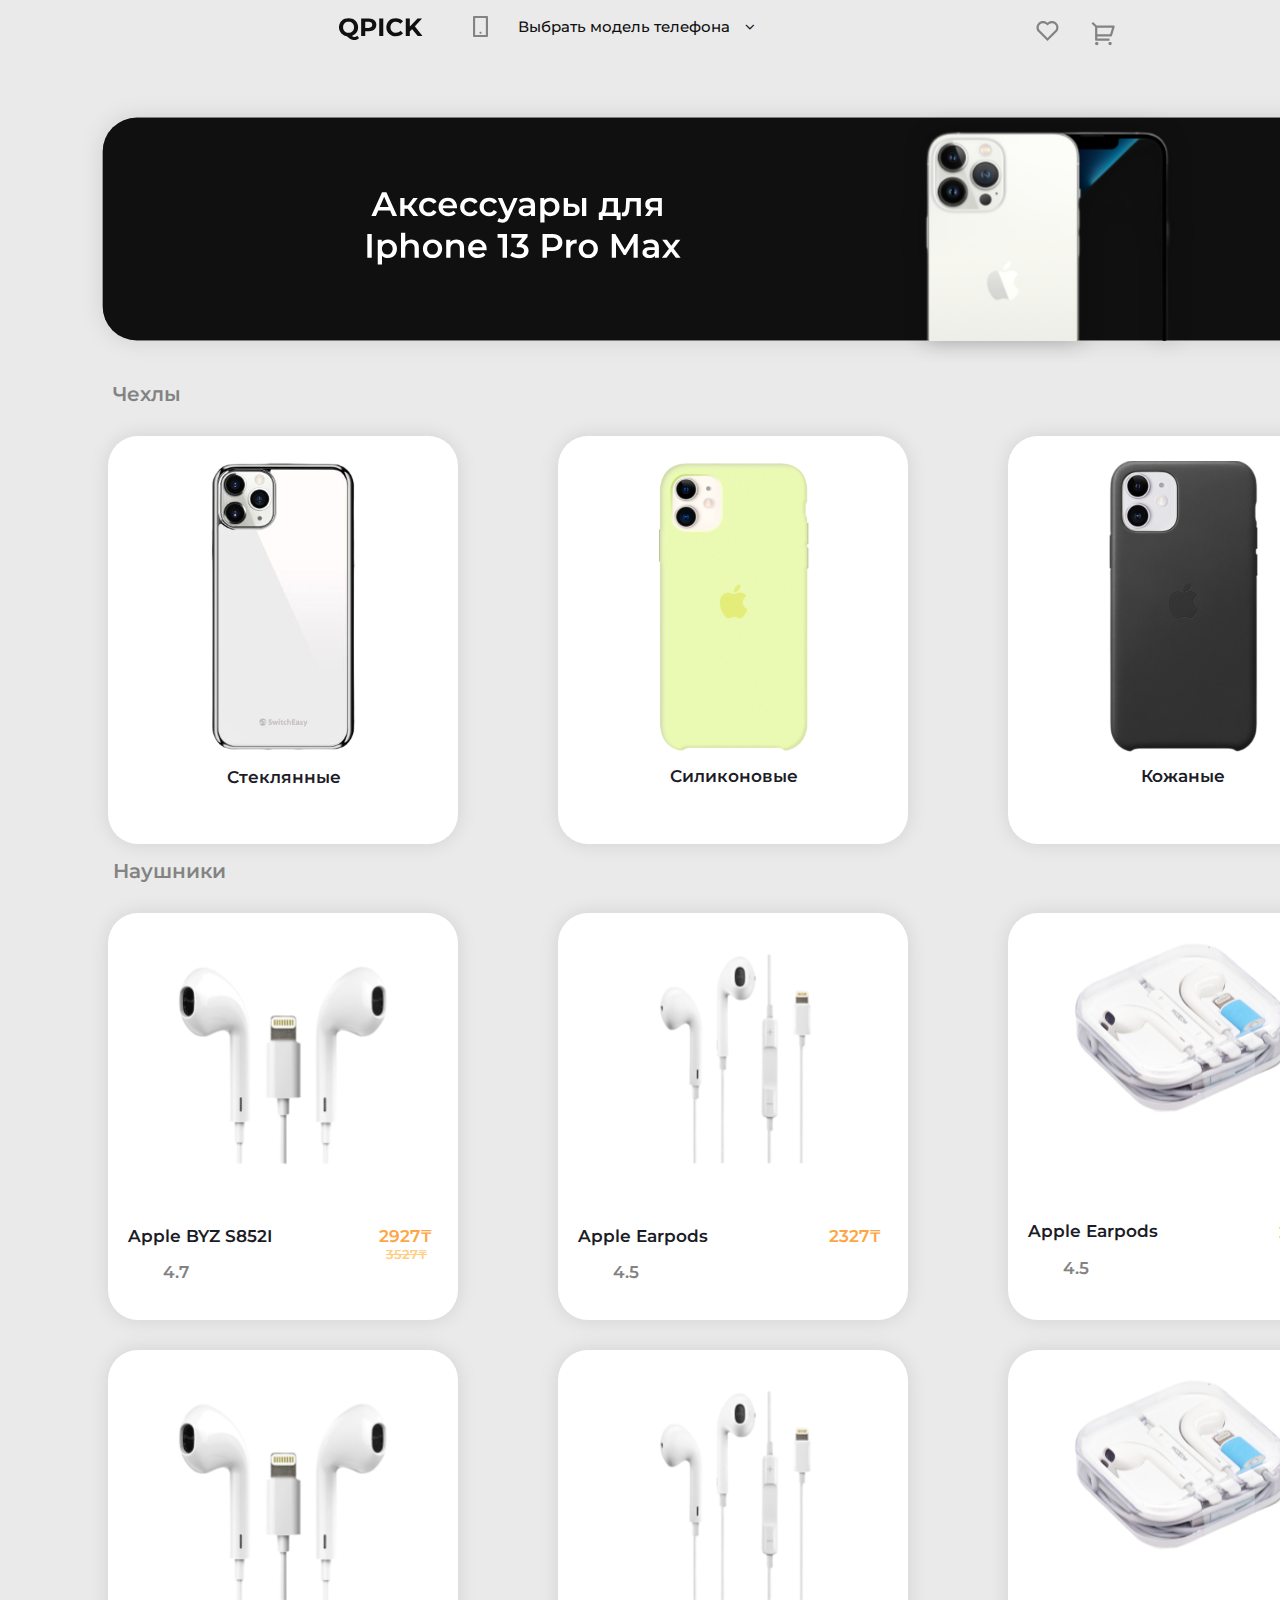
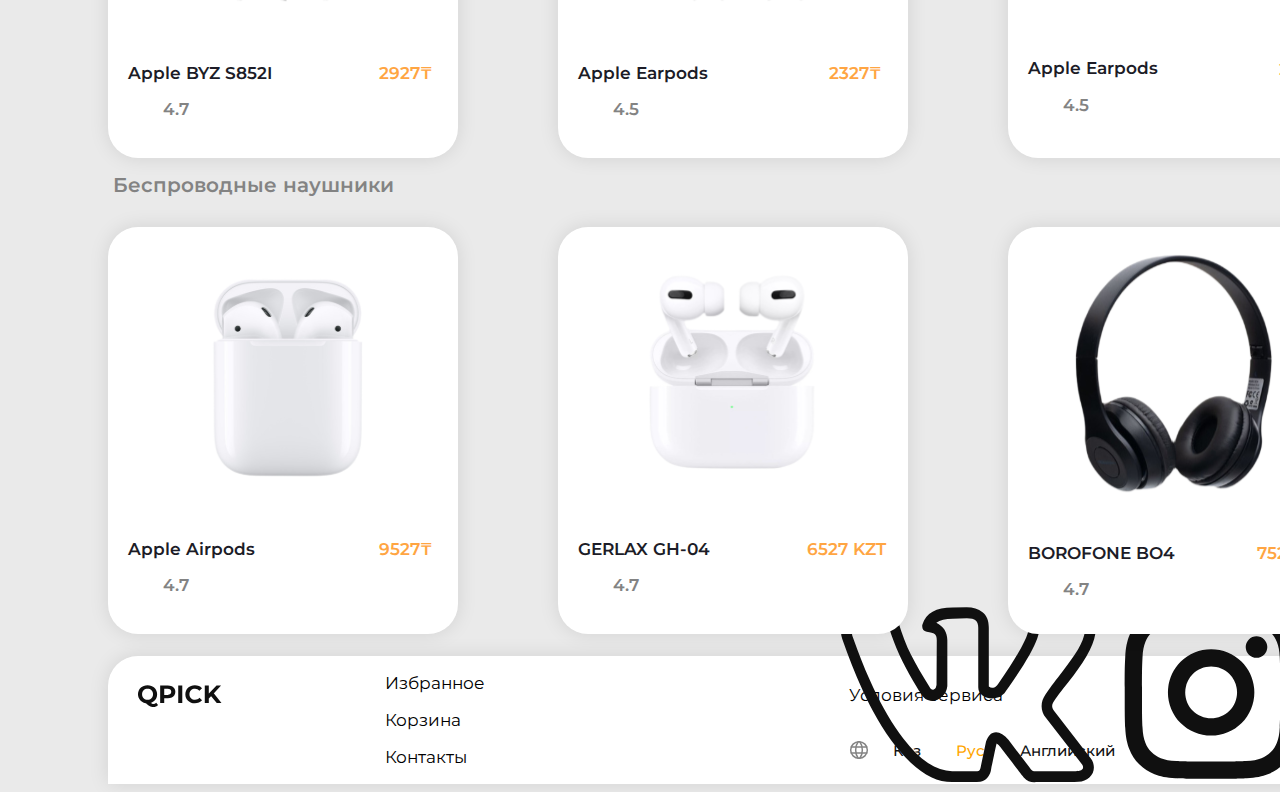
<file: index.html>
<!DOCTYPE html>
<html>
  <head>
    <meta http-equiv="Content-Type" content="text/html; charset=utf-8">
    <title>Интернет магазин аксессуаров</title>
    <link rel="stylesheet" href="css/style.css">
    <link rel="stylesheet" href="https://cdnjs.cloudflare.com/ajax/libs/font-awesome/4.7.0/css/font-awesome.min.css">
    <script src="https://ajax.googleapis.com/ajax/libs/jquery/2.1.3/jquery.min.js"></script>
    <title></title>
  </head>
  <header>
    <div class="celoe">
      <nav class="one">
        <div class="qpick"><img src="img/QPICKqpick.svg" href="#"></div>
        <div class="logophone"><img src="img/Vectorlogphone.svg"></div>
        <ul class="topmenu">
          <li><a href="#">Выбрать модель телефона<i class="fa fa-angle-down"></i></a>
            <ul class="submenu">
              <li><a href="#">Apple</a>
                <ul class="sub-submenu">
                  <li><a href="#" class="selectable">iPhone 12</a></li>
                  <li><a href="#" class="selectable">iPhone 12 Max</a></li>
                  <li><a href="#" class="selectable">iPhone 13</a></li>
                  <li><a href="#" class="selectable">iPhone 13 Max</a></li>
                  <li><a href="#" class="selectable">iPhone 13 Pro Max</a></li>
                  <li><a href="#" class="selectable">iPhone 14</a></li>
                </ul>
              </li>
              <li><a href="">INOI</a></li>
              <li><a href="">Nokia<i class="fa fa-angle-down"></i></a></li>
              <li><a href="">Oppo</a></li>
              <li><a href="">Xiaomi</a></li>
              <li><a href="">Realme</a></li>
              <li><a href="">Samsung</a></li>
              <li><a href="">Sony</a></li>
              <li><a href="">Vivo</a></li>
            </ul>
          </li>
        </ul>
        <script>
          document.addEventListener("DOMContentLoaded", function() {
          const selectableItems = document.querySelectorAll(".selectable");
          selectableItems.forEach(function(item) {
            item.addEventListener("click", function() {
              selectableItems.forEach(function(i) {
                i.classList.remove("selected");
              });
              this.classList.add("selected");
            });
          });
        });
        </script>
        <div class="Like-Korzina">
          <div class="like"><img src="img/like.svg"></div>
          <div class="korzina"><img src="img/Vectorkorzina.svg"></div>
        </div>
      </nav>
    </script>
    </div>
  </header>
  <body>
    <div class="conteiner">
      <div class="background">
        <img src="img/background.svg">
        <div class="mobile"><img src="img/mobile.svg"></div>
      </div>
      <div class="line1">
        <div class="case">Чехлы</div>
        <div class="cards card1">
          <img src="img/silvercase.svg">
          <div class="glass"><p>Стеклянные</p></div>
        </div>
        <div class="cards card2">
          <img class="yellowcase" src="img/yellowcase.svg">
          <div class="silicon"><p>Силиконовые</p></div>
        </div>
        <div class="cards card3">
          <img class="blackcase" src="img/blackcase.svg">
          <div class="leather"><p>Кожаные</p></div>
        </div>
      </div>
      <div class="line2">
        <div class="case">Наушники</div>
          <div class="cards card4">
          <img class="headphone heaphone4" src="img/Imageheadphone.svg">
          <div class="NamePhone NamePhone4"><p>Apple BYZ S852I</p></div>
          <div class="priceHeaPhone priceHeaPhone4"><span>2927₸</span></div>
          <div class="priceHeaPhone priceHeaPhone41"><span>3527₸</span></div>
          <div class="grade grade4"><span>4.7</span></div>
          </div>
          <div class="cards card5">
            <img class="headphone heaphone5" src="img/Imageearpods.svg">
            <div class="NamePhone NamePhone5"><p>Apple Earpods</p></div>
            <div class="priceHeaPhone priceHeaPhone5"><span>2327₸</span></div>
            <div class="grade grade5"><span>4.5</span></div>
        </div>
        <div class="cards card6">
            <img class="headphone heaphone6" src="img/Imageearpods2.svg">
            <div class="NamePhone NamePhone6"><p>Apple Earpods</p></div>
            <div class="priceHeaPhone priceHeaPhone6"><span>2327₸</span></div>
            <div class="grade grade6"><span>4.5</span></div>
        </div><br>
        <div class="cards card7">
          <img class="headphone heaphone7" src="img/Imageheadphone.svg">
          <div class="NamePhone NamePhone7"><p>Apple BYZ S852I</p></div>
          <div class="priceHeaPhone priceHeaPhone7"><span>2927₸</span></div>
          <div class="grade grade7"><span>4.7</span></div>
      </div>
        <div class="cards card8">
          <img class="headphone heaphone8" src="img/Imageearpods.svg">
          <div class="NamePhone NamePhone8"><p>Apple Earpods</p></div>
          <div class="priceHeaPhone priceHeaPhone8"><span>2327₸</span></div>
          <div class="grade grade8"><span>4.5</span></div>
        </div>
        <div class="cards card9">
          <img class="headphone heaphone9" src="img/Imageearpods2.svg">
          <div class="NamePhone NamePhone9"><p>Apple Earpods</p></div>
          <div class="priceHeaPhone priceHeaPhone9"><span>2327₸</span></div>
          <div class="grade grade9"><span>4.5</span></div>
        </div>
      </div>
      <div class="line3">
        <div class="case">Беспроводные наушники</div>
        <div class="cards card10">
          <img class="headphone heaphone10" src="img/airpods.svg">
          <div class="NamePhone Namephone10"><p>Apple Airpods</p></div>
          <div class="priceHeaPhone priceHeaPhone 10"><span>9527₸</span></div>
          <div class="grade grade10"><span>4.7</span></div>
        </div>
        <div class="cards card11">
          <img class="headphone heaphone11" src="img/gerlaxgh-04.svg">
          <div class="NamePhone NamePhone10"><p>GERLAX GH-04</p></div>
          <div class="priceHeaPhone priceHeaPhone11"><span>6527 KZT</span></div>
          <div class="grade grade11"><span>4.7</span></div>
        </div>
        <div class="cards card12">
          <img class="headphone headphone12" src="img/borofoneBo04.svg">
          <div class="NamePhone Namephone12"><p>BOROFONE BO4</p></div>
          <div class="priceHeaPhone priceHeaPhone12"><span>7527 KZT</span></div>
          <div class="grade grade12"><span>4.7</span></div>
        </div>
    </div>
    <footer>
      <div class="conteiner footer">
        <div class="">
        <img class="q2" src="img/QPICKqpick.svg">
      </div>
      <div class="li li1">
        <div class="like2"><p>Избранное</p></div>
        <div class="korzina2"><p>Корзина</p></div>
        <div class="contacts2"><p>Контакты</p></div>
      </div>
      <div class="li li2">
        <div class="ifservice"><p>Условия сервиса</p></div>
          <div class="planet">
            <img class="language language1" src="img/language.svg">
          </div>
          <div class="language language2">&nbsp;<a class="kaz" onclick="changeColor(this)" href="kazah.html">Каз</a> &nbsp&nbsp;<a class="rus active" onclick="changeColor(this)" href="index.html">Рус</a>&nbsp;&nbsp;  <a class="eng" onclick="changeColor(this)" href="english.html">Английский</a></div>
          <script>
            function changeColor(element) {
                const links = document.querySelectorAll('.kaz, .rus, .eng');
                links.forEach(link => {
                    link.classList.remove('active');
                    link.classList.add('inactive');
                });
                element.classList.remove('inactive');
                element.classList.add('active');
            }
        </script>
      </div>
      <div class="messenger">
        <img class="messenger1 vk" src="img/vk.svg">
        <img class="messenger1 instagram" src="img/instagram.svg">
        <img class="messenger1 tg" src="img/tg.svg">
        <img class="messenger1 whatsapp" src="img/whatsapp.svg">
      </div>
      </div>
    </footer>
    <script>
      $(".five li ul").hide();
      $(".five li:has('.submenu')").hover(
      function(){
      $(".five li ul").stop().fadeToggle(300);}
      );
    </script>
  </body>
</html>
</file>
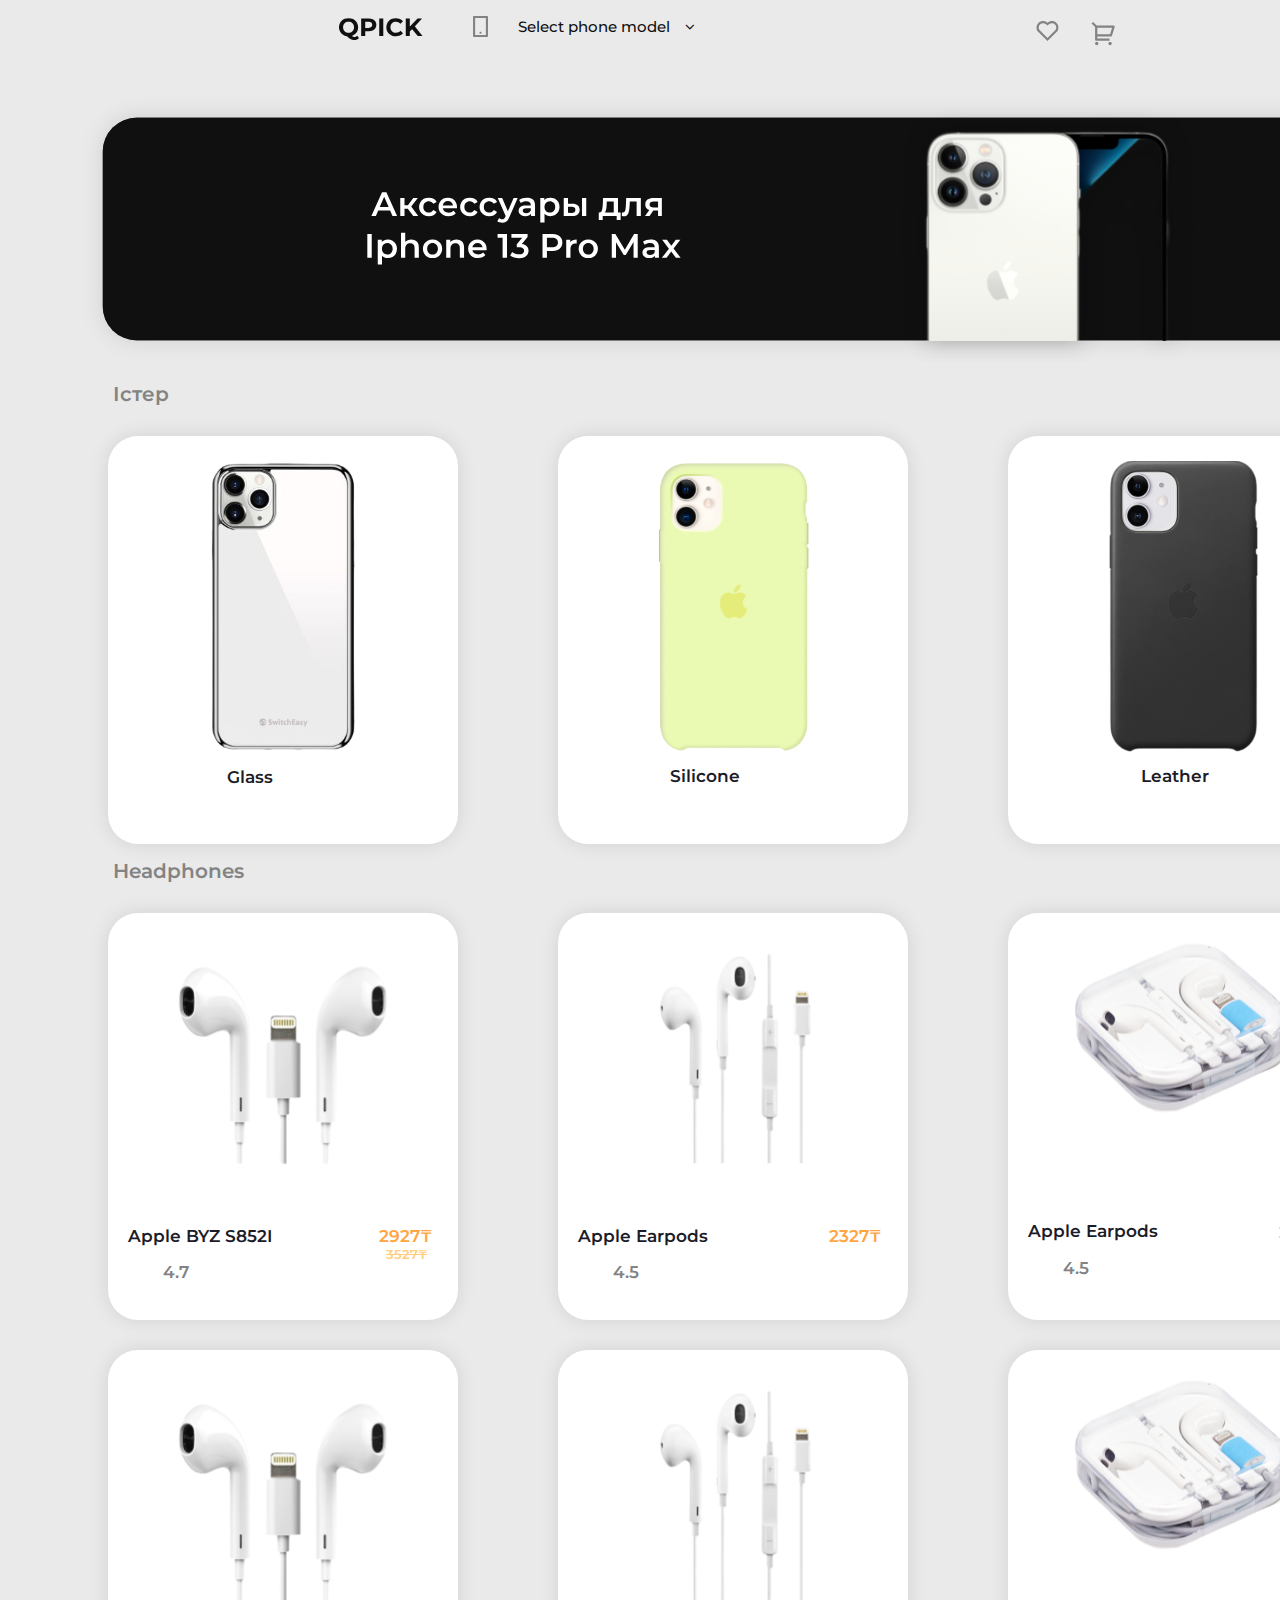
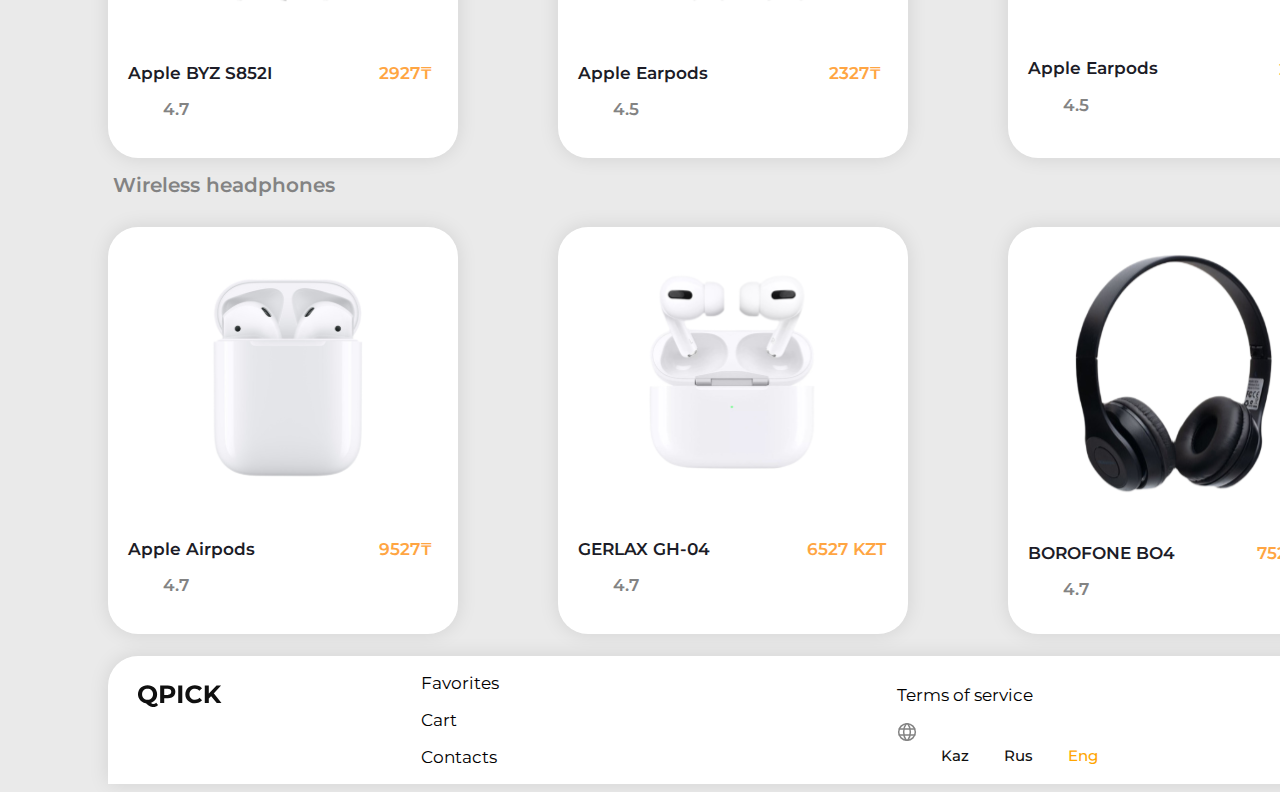
<file: english.html>
<!DOCTYPE html>
<html>
  <head>
    <meta http-equiv="Content-Type" content="text/html; charset=utf-8">
    <title>Online store of accessories</title>
    <link rel="stylesheet" href="css/english.css">
    <link rel="stylesheet" href="https://cdnjs.cloudflare.com/ajax/libs/font-awesome/4.7.0/css/font-awesome.min.css">
    <script src="https://ajax.googleapis.com/ajax/libs/jquery/2.1.3/jquery.min.js"></script>
  </head>
  <header>
    <div class="celoe">
      <nav class="one">
        <div class="qpick"><img src="img/QPICKqpick.svg" href="#"></div>
        <div class="logophone"><img src="img/Vectorlogphone.svg"></div>
        <ul class="topmenu">
          <li><a href="#">Select phone model<i class="fa fa-angle-down"></i></a>
            <ul class="submenu">
              <li><a href="#">Apple</a>
                <ul class="sub-submenu">
                  <li><a href="#" class="selectable">iPhone 12</a></li>
                  <li><a href="#" class="selectable">iPhone 12 Max</a></li>
                  <li><a href="#" class="selectable">iPhone 13</a></li>
                  <li><a href="#" class="selectable">iPhone 13 Max</a></li>
                  <li><a href="#" class="selectable">iPhone 13 Pro Max</a></li>
                  <li><a href="#" class="selectable">iPhone 14</a></li>
                </ul>
              </li>
              <li><a href="">INOI</a></li>
              <li><a href="">Nokia<i class="fa fa-angle-down"></i></a></li>
              <li><a href="">Oppo</a></li>
              <li><a href="">Xiaomi</a></li>
              <li><a href="">Realme</a></li>
              <li><a href="">Samsung</a></li>
              <li><a href="">Sony</a></li>
              <li><a href="">Vivo</a></li>
            </ul>
          </li>
        </ul>
        <script>
          document.addEventListener("DOMContentLoaded", function() {
          const selectableItems = document.querySelectorAll(".selectable");
          selectableItems.forEach(function(item) {
            item.addEventListener("click", function() {
              selectableItems.forEach(function(i) {
                i.classList.remove("selected");
              });
              this.classList.add("selected");
            });
          });
        });
        
        </script>
        <div class="Like-Korzina">
          <div class="like"><img src="img/like.svg"></div>
          <div class="korzina"><img src="img/Vectorkorzina.svg"></div>
        </div>
      </nav>
    </script>
    </div>
  </header>
  <body>
    <div class="conteiner">
      <div class="background">
        <img src="img/background.svg">
        <div class="mobile"><img src="img/mobile.svg"></div>
      </div>
      <div class="line1">
        <div class="case">Істер</div>
        <div class="cards card1">
          <img src="img/silvercase.svg">
          <div class="glass"><p>Glass</p></div>
        </div>
        <div class="cards card2">
          <img class="yellowcase" src="img/yellowcase.svg">
          <div class="silicon"><p>Silicone</p></div>
        </div>
        <div class="cards card3">
          <img class="blackcase" src="img/blackcase.svg">
          <div class="leather"><p>Leather</p></div>
        </div>
      </div>
      <div class="line2">
        <div class="case">Headphones</div>
          <div class="cards card4">
          <img class="headphone heaphone4" src="img/Imageheadphone.svg">
          <div class="NamePhone NamePhone4"><p>Apple BYZ S852I</p></div>
          <div class="priceHeaPhone priceHeaPhone4"><span>2927₸</span></div>
          <div class="priceHeaPhone priceHeaPhone41"><span>3527₸</span></div>
          <div class="grade grade4"><span>4.7</span></div>
          </div>
          <div class="cards card5">
            <img class="headphone heaphone5" src="img/Imageearpods.svg">
            <div class="NamePhone NamePhone5"><p>Apple Earpods</p></div>
            <div class="priceHeaPhone priceHeaPhone5"><span>2327₸</span></div>
            <div class="grade grade5"><span>4.5</span></div>
        </div>
        <div class="cards card6">
            <img class="headphone heaphone6" src="img/Imageearpods2.svg">
            <div class="NamePhone NamePhone6"><p>Apple Earpods</p></div>
            <div class="priceHeaPhone priceHeaPhone6"><span>2327₸</span></div>
            <div class="grade grade6"><span>4.5</span></div>
        </div><br>
        <div class="cards card7">
          <img class="headphone heaphone7" src="img/Imageheadphone.svg">
          <div class="NamePhone NamePhone7"><p>Apple BYZ S852I</p></div>
          <div class="priceHeaPhone priceHeaPhone7"><span>2927₸</span></div>
          <div class="grade grade7"><span>4.7</span></div>
      </div>
        <div class="cards card8">
          <img class="headphone heaphone8" src="img/Imageearpods.svg">
          <div class="NamePhone NamePhone8"><p>Apple Earpods</p></div>
          <div class="priceHeaPhone priceHeaPhone8"><span>2327₸</span></div>
          <div class="grade grade8"><span>4.5</span></div>
        </div>
        <div class="cards card9">
          <img class="headphone heaphone9" src="img/Imageearpods2.svg">
          <div class="NamePhone NamePhone9"><p>Apple Earpods</p></div>
          <div class="priceHeaPhone priceHeaPhone9"><span>2327₸</span></div>
          <div class="grade grade9"><span>4.5</span></div>
        </div>
      </div>
      <div class="line3">
        <div class="case">Wireless headphones</div>
        <div class="cards card10">
          <img class="headphone heaphone10" src="img/airpods.svg">
          <div class="NamePhone Namephone10"><p>Apple Airpods</p></div>
          <div class="priceHeaPhone priceHeaPhone 10"><span>9527₸</span></div>
          <div class="grade grade10"><span>4.7</span></div>
        </div>
        <div class="cards card11">
          <img class="headphone heaphone11" src="img/gerlaxgh-04.svg">
          <div class="NamePhone NamePhone10"><p>GERLAX GH-04</p></div>
          <div class="priceHeaPhone priceHeaPhone11"><span>6527 KZT</span></div>
          <div class="grade grade11"><span>4.7</span></div>
        </div>
        <div class="cards card12">
          <img class="headphone headphone12" src="img/borofoneBo04.svg">
          <div class="NamePhone Namephone12"><p>BOROFONE BO4</p></div>
          <div class="priceHeaPhone priceHeaPhone12"><span>7527 KZT</span></div>
          <div class="grade grade12"><span>4.7</span></div>
        </div>
    </div>
    <footer>
      <div class="conteiner footer">
        <div class="">
        <img class="q2" src="img/QPICKqpick.svg">
      </div>
      <div class="li li1">
        <div class="like2"><p>Favorites</p></div>
        <div class="korzina2"><p>Cart</p></div>
        <div class="contacts2"><p>Contacts</p></div>
      </div>
      <div class="li li2">
        <div class="ifservice"><p>Terms of service</p></div>
          <img class="language language1" src="img/language.svg">
          <div class="language language2">&nbsp;<a class="kaz" onclick="changeColor(this)" href="kazah.html">Kaz</a> &nbsp&nbsp;<a class="rus" onclick="changeColor(this)" href="index.html">Rus</a>&nbsp;&nbsp;  <a class="eng active" onclick="changeColor(this)" href="english.html">Eng</a></div>
          <script>
            function changeColor(element) {
                const links = document.querySelectorAll('.kaz, .rus, .eng');
                links.forEach(link => {
                    link.classList.remove('active');
                    link.classList.add('inactive');
                });
                element.classList.remove('inactive');
                element.classList.add('active');
            }
        </script>
      </div>
      <div class="">
        <img class="messenger" src="img/vk.svg">
      </div>
      </div>
    </footer>
    <script>
      $(".five li ul").hide();
      $(".five li:has('.submenu')").hover(
      function(){
      $(".five li ul").stop().fadeToggle(300);}
      );
    </script>
  </body>
</html>
</file>
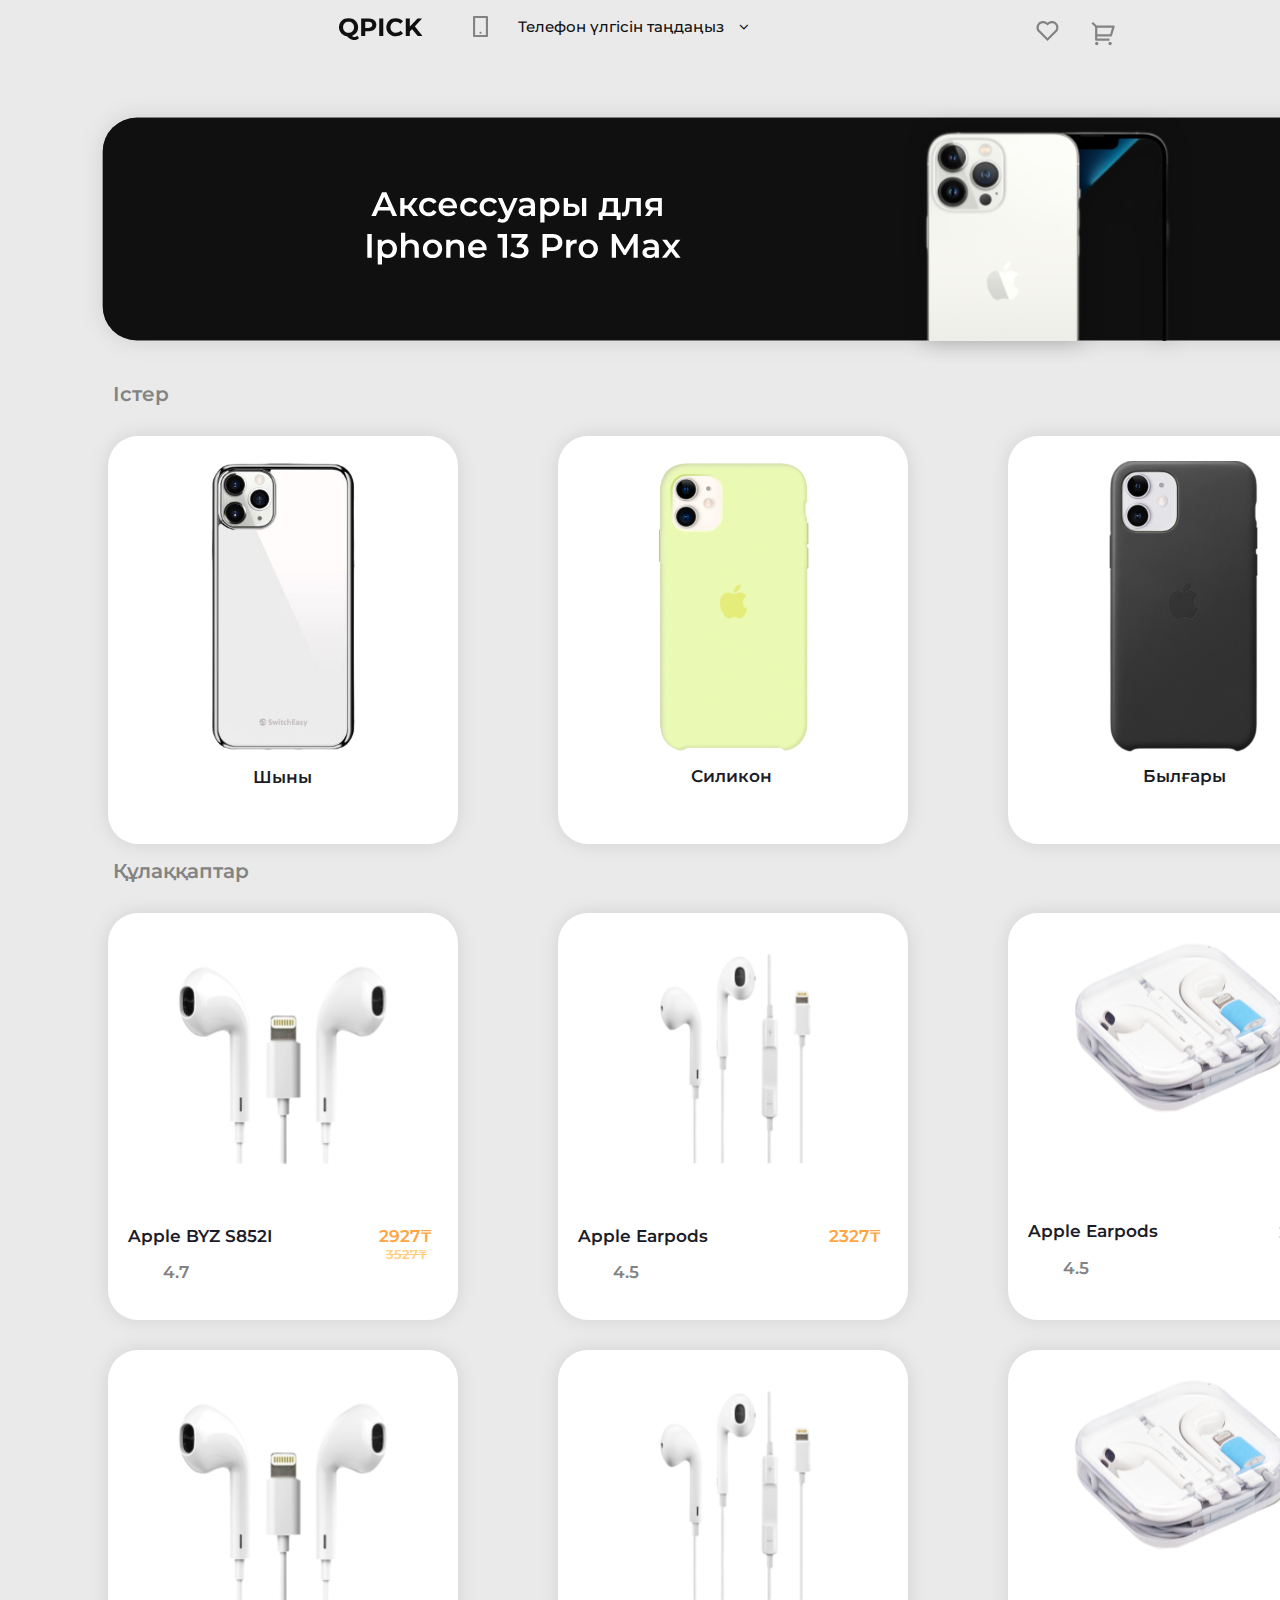
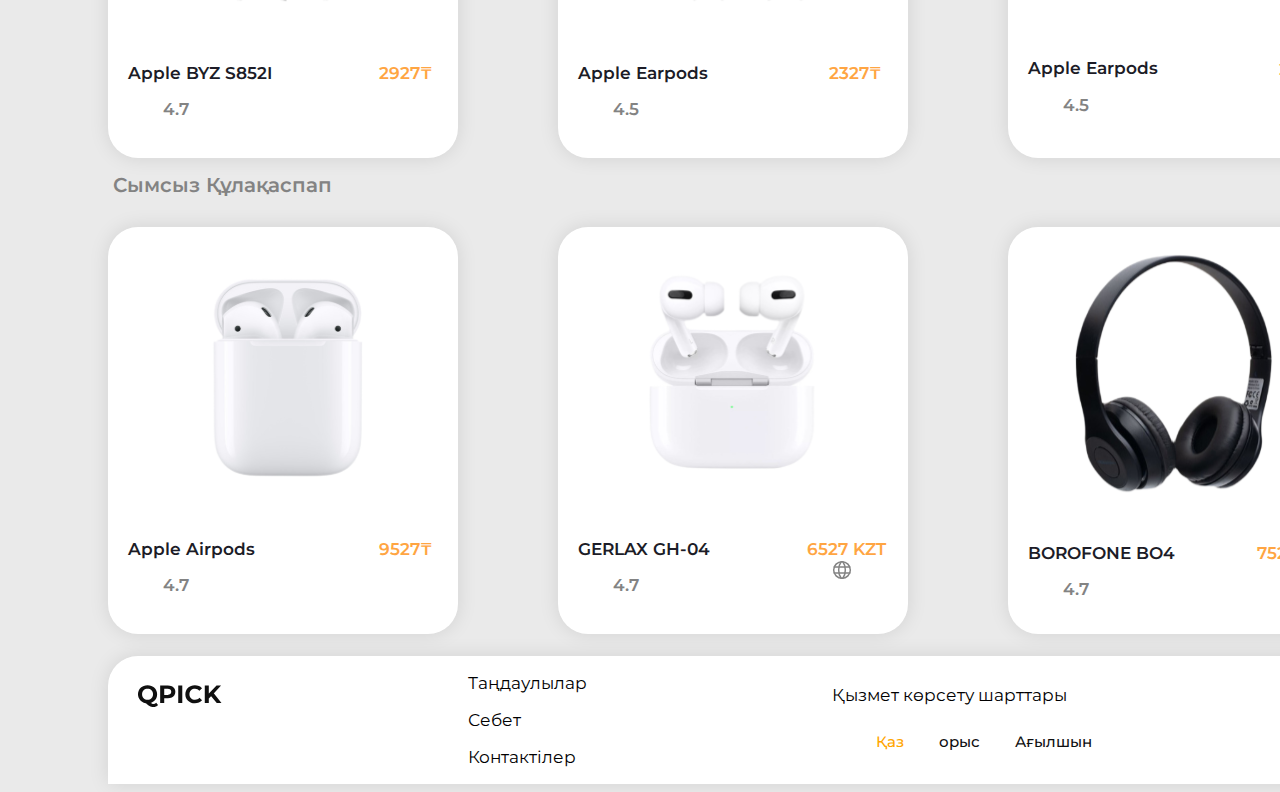
<file: kazah.html>
<!DOCTYPE html>
<html>
  <head>
    <meta http-equiv="Content-Type" content="text/html; charset=utf-8">
    <title>аксессуарлардың интернет-дүкені</title>
    <link rel="stylesheet" href="css/kazah.css">
    <link rel="stylesheet" href="https://cdnjs.cloudflare.com/ajax/libs/font-awesome/4.7.0/css/font-awesome.min.css">
    <script src="https://ajax.googleapis.com/ajax/libs/jquery/2.1.3/jquery.min.js"></script>
  </head>
  <header>
    <div class="celoe">
      <nav class="one">
        <div class="qpick"><img src="img/QPICKqpick.svg" href="#"></div>
        <div class="logophone"><img src="img/Vectorlogphone.svg"></div>
        <ul class="topmenu">
          <li><a href="#">Телефон үлгісін таңдаңыз<i class="fa fa-angle-down"></i></a>
            <ul class="submenu">
              <li><a href="#">Apple</a>
                <ul class="sub-submenu">
                  <li><a href="#" class="selectable">iPhone 12</a></li>
                  <li><a href="#" class="selectable">iPhone 12 Max</a></li>
                  <li><a href="#" class="selectable">iPhone 13</a></li>
                  <li><a href="#" class="selectable">iPhone 13 Max</a></li>
                  <li><a href="#" class="selectable">iPhone 13 Pro Max</a></li>
                  <li><a href="#" class="selectable">iPhone 14</a></li>
                </ul>
              </li>
              <li><a href="">INOI</a></li>
              <li><a href="">Nokia<i class="fa fa-angle-down"></i></a></li>
              <li><a href="">Oppo</a></li>
              <li><a href="">Xiaomi</a></li>
              <li><a href="">Realme</a></li>
              <li><a href="">Samsung</a></li>
              <li><a href="">Sony</a></li>
              <li><a href="">Vivo</a></li>
            </ul>
          </li>
        </ul>
        <script>
          document.addEventListener("DOMContentLoaded", function() {
          const selectableItems = document.querySelectorAll(".selectable");
          selectableItems.forEach(function(item) {
            item.addEventListener("click", function() {
              selectableItems.forEach(function(i) {
                i.classList.remove("selected");
              });
              this.classList.add("selected");
            });
          });
        });
        
        </script>
        <div class="Like-Korzina">
          <div class="like"><img src="img/like.svg"></div>
          <div class="korzina"><img src="img/Vectorkorzina.svg"></div>
        </div>
      </nav>
    </script>
    </div>
  </header>
  <body>
    <div class="conteiner">
      <div class="background">
        <img src="img/background.svg">
        <div class="mobile"><img src="img/mobile.svg"></div>
      </div>
      <div class="line1">
        <div class="case">Істер</div>
        <div class="cards card1">
          <img src="img/silvercase.svg">
          <div class="glass"><p>Шыны</p></div>
        </div>
        <div class="cards card2">
          <img class="yellowcase" src="img/yellowcase.svg">
          <div class="silicon"><p>Силикон</p></div>
        </div>
        <div class="cards card3">
          <img class="blackcase" src="img/blackcase.svg">
          <div class="leather"><p>Былғары</p></div>
        </div>
      </div>
      <div class="line2">
        <div class="case">Құлаққаптар</div>
          <div class="cards card4">
          <img class="headphone heaphone4" src="img/Imageheadphone.svg">
          <div class="NamePhone NamePhone4"><p>Apple BYZ S852I</p></div>
          <div class="priceHeaPhone priceHeaPhone4"><span>2927₸</span></div>
          <div class="priceHeaPhone priceHeaPhone41"><span>3527₸</span></div>
          <div class="grade grade4"><span>4.7</span></div>
          </div>
          <div class="cards card5">
            <img class="headphone heaphone5" src="img/Imageearpods.svg">
            <div class="NamePhone NamePhone5"><p>Apple Earpods</p></div>
            <div class="priceHeaPhone priceHeaPhone5"><span>2327₸</span></div>
            <div class="grade grade5"><span>4.5</span></div>
        </div>
        <div class="cards card6">
            <img class="headphone heaphone6" src="img/Imageearpods2.svg">
            <div class="NamePhone NamePhone6"><p>Apple Earpods</p></div>
            <div class="priceHeaPhone priceHeaPhone6"><span>2327₸</span></div>
            <div class="grade grade6"><span>4.5</span></div>
        </div><br>
        <div class="cards card7">
          <img class="headphone heaphone7" src="img/Imageheadphone.svg">
          <div class="NamePhone NamePhone7"><p>Apple BYZ S852I</p></div>
          <div class="priceHeaPhone priceHeaPhone7"><span>2927₸</span></div>
          <div class="grade grade7"><span>4.7</span></div>
      </div>
        <div class="cards card8">
          <img class="headphone heaphone8" src="img/Imageearpods.svg">
          <div class="NamePhone NamePhone8"><p>Apple Earpods</p></div>
          <div class="priceHeaPhone priceHeaPhone8"><span>2327₸</span></div>
          <div class="grade grade8"><span>4.5</span></div>
        </div>
        <div class="cards card9">
          <img class="headphone heaphone9" src="img/Imageearpods2.svg">
          <div class="NamePhone NamePhone9"><p>Apple Earpods</p></div>
          <div class="priceHeaPhone priceHeaPhone9"><span>2327₸</span></div>
          <div class="grade grade9"><span>4.5</span></div>
        </div>
      </div>
      <div class="line3">
        <div class="case">Сымсыз Құлақаспап</div>
        <div class="cards card10">
          <img class="headphone heaphone10" src="img/airpods.svg">
          <div class="NamePhone Namephone10"><p>Apple Airpods</p></div>
          <div class="priceHeaPhone priceHeaPhone 10"><span>9527₸</span></div>
          <div class="grade grade10"><span>4.7</span></div>
        </div>
        <div class="cards card11">
          <img class="headphone heaphone11" src="img/gerlaxgh-04.svg">
          <div class="NamePhone NamePhone10"><p>GERLAX GH-04</p></div>
          <div class="priceHeaPhone priceHeaPhone11"><span>6527 KZT</span></div>
          <div class="grade grade11"><span>4.7</span></div>
        </div>
        <div class="cards card12">
          <img class="headphone headphone12" src="img/borofoneBo04.svg">
          <div class="NamePhone Namephone12"><p>BOROFONE BO4</p></div>
          <div class="priceHeaPhone priceHeaPhone12"><span>7527 KZT</span></div>
          <div class="grade grade12"><span>4.7</span></div>
        </div>
    </div>
    <footer>
      <div class="conteiner footer">
        <div class="">
        <img class="q2" src="img/QPICKqpick.svg">
      </div>
      <div class="li li1">
        <div class="like2"><p>Таңдаулылар</p></div>
        <div class="korzina2"><p>Себет</p></div>
        <div class="contacts2"><p>Контактілер</p></div>
      </div>
      <div class="li li2">
        <div class="ifservice"><p>Қызмет көрсету шарттары</p></div>
          <img class="language language1" src="img/language.svg">
          <div class="language language2">&nbsp;<a class="kaz active" onclick="changeColor(this)">Қаз</a> &nbsp&nbsp;<a class="rus" onclick="changeColor(this)" href="index.html">орыс</a>&nbsp;&nbsp;  <a class="eng" onclick="changeColor(this)" href="english.html">Ағылшын</a></div>
          <script>
            function changeColor(element) {
                const links = document.querySelectorAll('.kaz, .rus, .eng');
                links.forEach(link => {
                    link.classList.remove('active');
                    link.classList.add('inactive');
                });
                element.classList.remove('inactive');
                element.classList.add('active');
            }
        </script>
      </div>
      <div class="">
        <img class="messenger" src="img/vk.svg">
      </div>
      </div>
    </footer>
    <script>
      $(".five li ul").hide();
      $(".five li:has('.submenu')").hover(
      function(){
      $(".five li ul").stop().fadeToggle(300);}
      );
    </script>
  </body>
</html>
</file>
<file: css/style.css>
@import url('https://fonts.googleapis.com/css2?family=Montserrat:wght@400;700&display=swap');
.celoe{
  padding-left: 165px;
}
.conteiner{
  width: 1500px;
  margin: 0 auto;
}
body{
  background-color: #EAEAEA;
}
.qpick{
  margin-left: 165px;
  padding-top: 10px;
}
.logophone{
  margin-left: 300px;
  position: absolute;
  top: 6px;
  padding-top: 10px;
}
.select-button{
  padding: 10px;
}
.Like-Korzina{
  position: absolute;
  top:-9px;
  right: 165.11px;
  padding-top: 10px;
}
.like{

}
.korzina{
  margin-top: -44px;
  margin-left: 75px;
}
.banner{

}
.background{
  margin-top: 50px;
  margin-left: 72px;
  width: 1350px;
}
.background img{
  width: 1300px;
}
.mobile img{
  margin-top: -350px;
  margin-left: 700px;
  width: 500px;
  height: 300px;
  flex-shrink: 0;
}
.mobile{
  display: block;
  position: absolute;
  margin-top: -17.3px;
}
.case{
  color: #838383;
  font-family: Montserrat;
  font-size: 20px;
  font-style: normal;
  font-weight: 600;
  line-height: normal;
  margin-left: 105px;
  padding-top: 15px;
}
.cards{
  border-radius: 30px;
  background: #FFF;
  box-shadow: 0px 0px 20px 0px rgba(0, 0, 0, 0.10);
  width: 350px;
  height: 407.647px;
  flex-shrink: 0;
  display:inline;
  float:left;
  margin-left: 100px;
  margin-top: 30px;
}
.card1{

}
.card4{
 
}
.line1{
  position: relative;
}
.line2{
  display:inline;
  float: left;
  position: relative;
}
.card7{
 
}
.card10{

}
.line3{
  display:inline;
  float: left;
  position: relative;
}
.cards img{
  padding-left: 100px;
  padding-top: 25px;
}
.cards p{
  color: #1C1C27;
  font-family: Montserrat;
  font-size: 17px;
  font-style: normal;
  font-weight: 600;
  line-height: normal;
  position: absolute;
  margin-top: 10px;
  margin-left: 120px;
}
.glass{
  margin-left: -1px;
}
.silicon{
  margin-left: -8px;
}
.leather{
  margin-left: 13px;
}
.headphone{
  margin-left: -35px;
}
.NamePhone{
  margin-left: -100px;
  margin-top: 35px;
}
.priceHeaPhone{
  color: #FFA542;
  font-family: Montserrat;
  font-size: 17px;
  font-style: normal;
  font-weight: 600;
  line-height: normal;
  margin-left: 271px;
  margin-top: 45px;
}
.NamePhone5{
  margin-left: -100px;
  margin-top: 35px;
}
.NamePhone6{ 
  margin-left: -100px;
  margin-top: 90px;
}
.priceHeaPhone6{
  margin-left: 271px;
  padding-top: 11px;
}
.NamePhone9{
  margin-left: -100px;
  margin-top: 90px;
}
.priceHeaPhone9{
  margin-left: 271px;
  padding-top: 11px;
}
.priceHeaPhone41{
  color: #FFCE7F;
  font-family: Montserrat;
  font-size: 13px;
  font-style: normal;
  font-weight: 600;
  line-height: normal;
  margin-left: 278px;
  margin-top: 0px;
  text-decoration-line: line-through;
}
.grade{
  color: #838383;
  font-family: Montserrat;
  font-size: 17px;
  font-style: normal;
  font-weight: 600;
  line-height: normal;
}
.grade4{
  margin-left: 55.29px;
}
.grade5{
  margin-left: 55.29px;
  margin-top: 16px;
}
.grade6{
  margin-left: 55.29px;
  margin-top: 16px;
}
.grade7{
  margin-left: 55.29px;
  margin-top: 16px;
}
.grade8{
  margin-left: 55.29px;
  margin-top: 16px;
}
.grade9{
  margin-left: 55.29px;
  margin-top: 16px;
}
.grade10{
  margin-left: 55.29px;
  margin-top: 16px;
}
.grade11{
  margin-left: 55px;
  margin-top: 16px;
}
.grade12{
  margin-left: 55.29px;
  margin-top: 16px;
}
.priceHeaPhone11{
  margin-left: 249px;
 }
.priceHeaPhone12{
  margin-left: 249px;
}
.bgrounds{
  padding-left: 350px;
}
.footer{
  display: flex;
  justify-content: space-between;
  border-radius: 30px 30px 0px 0px;
  background: #FFF;
  box-shadow: 0px 0px 20px 0px rgba(0, 0, 0, 0.10);
  margin-top: 1850px;
  margin-left: 100px;
  width: 1263px;
  bottom: 0px;
  height: ;
}
.q2{
  margin-left: 29px;
  margin-top: 29px;
}
.li{
  color: #000;
  font-family: Montserrat;
  font-size: 17px;
  font-style: normal;
  font-weight: 400;
  line-height: normal;
  margin-left: 150px;
}
.li2{
  padding-left: 200px;
}
.planet{
  margin-top: 35px;
}
.language a{
  color: #101010;
  font-family: Montserrat;
  font-size: 15px;
  font-style: normal;
  font-weight: 500;
  line-height: normal;
  display: inline-block;
  margin-right: -7px;
  cursor: pointer;
}
.language2{
  width: 400px;
  margin-top: -33px;
  margin-left: 25px;
  color: #101010;
  font-family: Montserrat;
  font-size: 15px;
  font-style: normal;
  font-weight: 500;
  line-height: normal;
}
.messenger{
  display: flex;
  justify-content: center;
  margin-left: -120px;
  margin-top: -50px;
  cursor: pointer;
}
.messenger1{
  margin: 0 10px;
}
.vk{
  top: 10px;
  margin-top: 0px;
}
.ifservice{
  margin-top: 29px;
}
.dropdown-toggle::before {
  margin-left: 5px;
  color: #101010;
  font-family: Montserrat;
  font-size: 15px;
  font-style: normal;
  font-weight: 500;
  line-height: normal;
}
.dropdown-menu {
  display: none;
}
.dropdown-toggle:hover + .dropdown-menu, .dropdown-menu:hover {
  display: block;
}
.sub-submenu {
  display: none;
  position: absolute;
  top: 100%; /* Измените "top" на "100%" /
  left: 20px;
}

/ Стили для отображения вложенного подменю только при наведении на соответствующий пункт /
.submenu > li:hover .sub-submenu {
  display: block;
}

/ Скрытие стрелки вложенного подменю по умолчанию /
.submenu > li .sub-submenu {
  position: relative;
}

.submenu > li .sub-submenu i.fa-angle-down {
  display: none;
}

/ Отображение стрелки вложенного подменю при наведении /
.submenu > li:hover .sub-submenu i.fa-angle-right {
  display: inline;
}
/ Стили для стрелки вниз /
.submenu > li > a::after {
  content: "\f107"; / Символ стрелки вниз (FontAwesome) /
  font-family: "FontAwesome";
  display: inline-block;
  margin-left: 5px;
  transition: transform 0.3s; / Анимация для свойства transform /
}

/ При наведении на li меняем направление стрелки /
.submenu > li:hover > a::after {
  transform: rotate(180deg); / Поворачиваем стрелку на 180 градусов (вверх) */
}
.topmenu{
  margin-left: 330px;
  position: absolute;
  top: 7px;
  padding-top: -15px;
}
ul{
  list-style: none;
  padding: 0;
  margin: 0;
}
.topmenu a{
  color: #101010;
  font-family: Montserrat;
  font-size: 15px;
  font-style: normal;
  font-weight: 500;
  line-height: normal;
  text-decoration: none;
}
.topmenu > li {
  display: inline-block;
  margin-right: 20px;
  position: relative;
}
.topmenu > li:last-child {
  margin-right: 0;
}
.fa {
  font-family: "FontAwesome";
  color: inherit;
  padding-left: 10px;
}
.submenu {
  position: absolute;
  top: 100%;
  left: 0;
  width: 100%;
  z-index: 10;
  -webkit-transition: 0.5s ease-in-out;
  -moz-transition: 0.5s ease-in-out;
  -o-transition: 0.5s ease-in-out;
  transition: 0.5s ease-in-out;
}
.one ul a {
  color: #101010;
  font-family: Montserrat;
  font-size: 15px;
  font-style: normal;
  font-weight: 500;
  line-height: normal;
}
.one .submenu {
  display: none;
  border-radius: 0px 0px 30px 30px;
  background: #EAEAEA;
  box-shadow: 0px 0px 20px 0px rgba(0, 0, 0, 0.10);
}
.one ul li:hover .submenu {
  display: block;
}
.submenu li a {
  border-bottom: 1px solid rgba(255, 255, 255, .3);
  color: #1C1C27;
  font-family: Montserrat;
  font-size: 17px;
  font-style: normal;
  font-weight: 500;
  line-height: normal;
}
.topmenu > li {
  display: inline-block;
  margin-right: 20px;
  position: relative;
}
.topmenu > li:last-child {
  margin-right: 0;
}
.topmenu > li {
  display: inline-block;
  margin-right: 20px;
  position: relative;
}
.topmenu > li:last-child {
  margin-right: 0;
}
.fa {
  font-family: "FontAwesome";
  display: inline-block;
  margin-left: 5px;
  transition: transform 0.4s;
}
.topmenu > li:hover .fa.fa-angle-down{
  transform: rotate(180deg);
}
.fa-angle-down {
  display: inline-block;
  width: 1em;
  height: 1em;
}

/* Стили для навигационного меню */
nav {
  width: auto;
  margin: 0 auto 30px;
}

/* Убираем маркеры у списка */
ul {
  list-style: none;
  margin: 0;
  padding: 0;
}

/* Стили для элементов верхнего меню */
.topmenu > li {
  display: inline-block;
  margin-right: 20px;
  position: relative;
}

.topmenu > li:last-child {
  margin-right: 0;
}

/* Стили для ссылок */
a {
  display: block;
  padding: 10px 15px;
  text-decoration: none;
  outline: none;
  font-family: 'Lora', serif;
  transition: .5s linear;
}

/* Стили для иконок FontAwesome */
.fa {
  font-family: "FontAwesome";
  color: inherit;
  padding-left: 10px;
}

/* Стили для выпадающих подменю */
.submenu {
  position: absolute;
  top: 100%;
  left: 0;
  width: 100%;
  z-index: 10;
  -webkit-transition: 0.5s ease-in-out;
  -moz-transition: 0.5s ease-in-out;
  -o-transition: 0.5s ease-in-out;
  transition: 0.5s ease-in-out;
}


.one ul a {
  color: #101010;
  font-family: Montserrat;
  font-size: 15px;
  font-style: normal;
  font-weight: 500;
  line-height: normal;
  
}

.one .submenu {
  display: none;
  border-radius: 0px 0px 30px 30px;
  background: #EAEAEA;
  box-shadow: 0px 0px 20px 0px rgba(0, 0, 0, 0.10);
}

.one ul li:hover .submenu {
  display: block;
}

/* Стили для элементов внутри подменю */
.submenu li a {
  border-bottom: 1px solid rgba(255, 255, 255, .3);
  color: #1C1C27;
  font-family: Montserrat;
  font-size: 17px;
  font-style: normal;
  font-weight: 500;
  line-height: normal;
}
/* Стили для элементов верхнего меню */
.topmenu > li {
  display: inline-block;
  margin-right: 20px;
  position: relative;
}

.topmenu > li:last-child {
  margin-right: 0;
}

/* Стили для элементов верхнего меню */
.topmenu > li {
  display: inline-block;
  margin-right: 20px;
  position: relative;
}

.topmenu > li:last-child {
  margin-right: 0;
}
/* Стили для иконок FontAwesome */
.fa {
  font-family: "FontAwesome";
  display: inline-block;
  margin-left: 5px;
  transition: transform 0.4s; /* Анимация для свойства transform */
}

/* При наведении на li меняем направление стрелки */
.topmenu > li:hover .fa.fa-angle-down{
  transform: rotate(180deg); /* Поворачиваем стрелку на 180 градусов (вверх) */
}
.fa-angle-down {
  display: inline-block;
  width: 1em; /* Установите ширину элемента */
  height: 1em; /* Установите высоту элемента */
}


/* Стили для вложенного подменю */
.sub-submenu {
  display: none;
  position: absolute;
  top: 100%; /* Измените "top" на "100%" */
  left: 20px;
}

/* Стили для отображения вложенного подменю только при наведении на соответствующий пункт */
.submenu > li:hover .sub-submenu {
  display: block;
}

/* Скрытие стрелки вложенного подменю по умолчанию */
.submenu > li .sub-submenu {
  position: relative;
}

.submenu > li .sub-submenu i.fa-angle-down {
  display: none;
}
.submenu > li:hover .sub-submenu i.fa-angle-right {
  display: inline;
}
.submenu > li > a::after {
  content: "\f107"; /* Символ стрелки вниз (FontAwesome) */
  font-family: "FontAwesome";
  display: inline-block;
  margin-left: 5px;
  transition: transform 0.3s; /* Анимация для свойства transform */
}
/* При наведении на li меняем направление стрелки */
.submenu > li:hover > a::after {
  transform: rotate(180deg);
}
.submenu > li:hover > a::after {
  transform: rotate(180deg);
}
.selectable:active, .selectable.selected {
  color: #FFA542;
}
.sub-submenu li a:active {
  color: #FFA542;
}
.language a.active{
  color: orange;
}
.language.inactive{
  color: black;
}
</file>
<file: css/english.css>
@import url('https://fonts.googleapis.com/css2?family=Montserrat:wght@400;700&display=swap');
.celoe{
  padding-left: 165px;
}
.conteiner{
  width: 1500px;
  margin: 0 auto;
}
body{
  background-color: #EAEAEA;
}
.qpick{
  margin-left: 165px;
  padding-top: 10px;
}
.logophone{
  margin-left: 300px;
  position: absolute;
  top: 6px;
  padding-top: 10px;
}
.select-button{
  padding: 10px;
}
.Like-Korzina{
  position: absolute;
  top:-9px;
  right: 165.11px;
  padding-top: 10px;
}
.like{

}
.korzina{
  margin-top: -44px;
  margin-left: 75px;
}
.banner{

}
.background{
  margin-top: 50px;
  margin-left: 72px;
  width: 1350px;
}
.background img{
  width: 1300px;
}
.mobile img{
  margin-top: -350px;
  margin-left: 700px;
  width: 500px;
  height: 300px;
  flex-shrink: 0;
}
.mobile{
  display: block;
  position: absolute;
  margin-top: -17.3px;
}
.case{
  color: #838383;
  font-family: Montserrat;
  font-size: 20px;
  font-style: normal;
  font-weight: 600;
  line-height: normal;
  margin-left: 105px;
  padding-top: 15px;
}
.cards{
  border-radius: 30px;
  background: #FFF;
  box-shadow: 0px 0px 20px 0px rgba(0, 0, 0, 0.10);
  width: 350px;
  height: 407.647px;
  flex-shrink: 0;
  display:inline;
  float:left;
  margin-left: 100px;
  margin-top: 30px;
}
.card1{

}
.card4{
 
}
.line1{
  position: relative;
}
.line2{
  display:inline;
  float: left;
  position: relative;
}
.card7{
 
}
.card10{

}
.line3{
  display:inline;
  float: left;
  position: relative;
}
.cards img{
  padding-left: 100px;
  padding-top: 25px;
}
.cards p{
  color: #1C1C27;
  font-family: Montserrat;
  font-size: 17px;
  font-style: normal;
  font-weight: 600;
  line-height: normal;
  position: absolute;
  margin-top: 10px;
  margin-left: 120px;
}
.glass{
  margin-left: -1px;
}
.silicon{
  margin-left: -8px;
}
.leather{
  margin-left: 13px;
}
.headphone{
  margin-left: -35px;
}
.NamePhone{
  margin-left: -100px;
  margin-top: 35px;
}
.priceHeaPhone{
  color: #FFA542;
  font-family: Montserrat;
  font-size: 17px;
  font-style: normal;
  font-weight: 600;
  line-height: normal;
  margin-left: 271px;
  margin-top: 45px;
}
.NamePhone5{
  margin-left: -100px;
  margin-top: 35px;
}
.NamePhone6{ 
  margin-left: -100px;
  margin-top: 90px;
}
.priceHeaPhone6{
  margin-left: 271px;
  padding-top: 11px;
}
.NamePhone9{
  margin-left: -100px;
  margin-top: 90px;
}
.priceHeaPhone9{
  margin-left: 271px;
  padding-top: 11px;
}
.priceHeaPhone41{
  color: #FFCE7F;
  font-family: Montserrat;
  font-size: 13px;
  font-style: normal;
  font-weight: 600;
  line-height: normal;
  margin-left: 278px;
  margin-top: 0px;
  text-decoration-line: line-through;
}
.grade{
  color: #838383;
  font-family: Montserrat;
  font-size: 17px;
  font-style: normal;
  font-weight: 600;
  line-height: normal;
}
.grade4{
  margin-left: 55.29px;
}
.grade5{
  margin-left: 55.29px;
  margin-top: 16px;
}
.grade6{
  margin-left: 55.29px;
  margin-top: 16px;
}
.grade7{
  margin-left: 55.29px;
  margin-top: 16px;
}
.grade8{
  margin-left: 55.29px;
  margin-top: 16px;
}
.grade9{
  margin-left: 55.29px;
  margin-top: 16px;
}
.grade10{
  margin-left: 55.29px;
  margin-top: 16px;
}
.grade11{
  margin-left: 55px;
  margin-top: 16px;
}
.grade12{
  margin-left: 55.29px;
  margin-top: 16px;
}
.priceHeaPhone11{
  margin-left: 249px;
 }
.priceHeaPhone12{
  margin-left: 249px;
}
.bgrounds{
  padding-left: 350px;
}
.footer{
  display: flex;
  justify-content: space-between;
  border-radius: 30px 30px 0px 0px;
  background: #FFF;
  box-shadow: 0px 0px 20px 0px rgba(0, 0, 0, 0.10);
  margin-top: 1850px;
  margin-left: 100px;
  width: 1263px;
  bottom: 0px;
  height: ;
}
.q2{
  margin-left: 29px;
  margin-top: 29px;
}
.li{
  color: #000;
  font-family: Montserrat;
  font-size: 17px;
  font-style: normal;
  font-weight: 400;
  line-height: normal;
  margin-left: 150px;
}
.li2{
  padding-left: 200px;
}
.planet{
  margin-top: 35px;
}
.language a{
  color: #101010;
  font-family: Montserrat;
  font-size: 15px;
  font-style: normal;
  font-weight: 500;
  line-height: normal;
  display: inline-block;
  margin-right: -7px;
  cursor: pointer;
}
.language2{
  width: 400px;
  margin-top: -10px;
  margin-left: 25px;
  color: #101010;
  font-family: Montserrat;
  font-size: 15px;
  font-style: normal;
  font-weight: 500;
  line-height: normal;
}
.messenger{
  display: flex;
  justify-content: center;
  margin-left: -120px;
  margin-top: -50px;
  cursor: pointer;
}
.messenger1{
  margin: 0 10px;
}
.vk{
  top: 10px;
  margin-top: 0px;
}
.ifservice{
  margin-top: 29px;
}
.dropdown-toggle::before {
  margin-left: 5px;
  color: #101010;
  font-family: Montserrat;
  font-size: 15px;
  font-style: normal;
  font-weight: 500;
  line-height: normal;
}
.dropdown-menu {
  display: none;
}
.dropdown-toggle:hover + .dropdown-menu, .dropdown-menu:hover {
  display: block;
}
.sub-submenu {
  display: none;
  position: absolute;
  top: 100%; /* Измените "top" на "100%" /
  left: 20px;
}

/ Стили для отображения вложенного подменю только при наведении на соответствующий пункт /
.submenu > li:hover .sub-submenu {
  display: block;
}

/ Скрытие стрелки вложенного подменю по умолчанию /
.submenu > li .sub-submenu {
  position: relative;
}

.submenu > li .sub-submenu i.fa-angle-down {
  display: none;
}

/ Отображение стрелки вложенного подменю при наведении /
.submenu > li:hover .sub-submenu i.fa-angle-right {
  display: inline;
}
/ Стили для стрелки вниз /
.submenu > li > a::after {
  content: "\f107"; / Символ стрелки вниз (FontAwesome) /
  font-family: "FontAwesome";
  display: inline-block;
  margin-left: 5px;
  transition: transform 0.3s; / Анимация для свойства transform /
}

/ При наведении на li меняем направление стрелки /
.submenu > li:hover > a::after {
  transform: rotate(180deg); / Поворачиваем стрелку на 180 градусов (вверх) */
}
.topmenu{
  margin-left: 330px;
  position: absolute;
  top: 7px;
  padding-top: -15px;
}
ul{
  list-style: none;
  padding: 0;
  margin: 0;
}
.topmenu a{
  color: #101010;
  font-family: Montserrat;
  font-size: 15px;
  font-style: normal;
  font-weight: 500;
  line-height: normal;
  text-decoration: none;
}
.topmenu > li {
  display: inline-block;
  margin-right: 20px;
  position: relative;
}
.topmenu > li:last-child {
  margin-right: 0;
}
.fa {
  font-family: "FontAwesome";
  color: inherit;
  padding-left: 10px;
}
.submenu {
  position: absolute;
  top: 100%;
  left: 0;
  width: 100%;
  z-index: 10;
  -webkit-transition: 0.5s ease-in-out;
  -moz-transition: 0.5s ease-in-out;
  -o-transition: 0.5s ease-in-out;
  transition: 0.5s ease-in-out;
}
.one ul a {
  color: #101010;
  font-family: Montserrat;
  font-size: 15px;
  font-style: normal;
  font-weight: 500;
  line-height: normal;
}
.one .submenu {
  display: none;
  border-radius: 0px 0px 30px 30px;
  background: #EAEAEA;
  box-shadow: 0px 0px 20px 0px rgba(0, 0, 0, 0.10);
}
.one ul li:hover .submenu {
  display: block;
}
.submenu li a {
  border-bottom: 1px solid rgba(255, 255, 255, .3);
  color: #1C1C27;
  font-family: Montserrat;
  font-size: 17px;
  font-style: normal;
  font-weight: 500;
  line-height: normal;
}
.topmenu > li {
  display: inline-block;
  margin-right: 20px;
  position: relative;
}
.topmenu > li:last-child {
  margin-right: 0;
}
.topmenu > li {
  display: inline-block;
  margin-right: 20px;
  position: relative;
}
.topmenu > li:last-child {
  margin-right: 0;
}
.fa {
  font-family: "FontAwesome";
  display: inline-block;
  margin-left: 5px;
  transition: transform 0.4s;
}
.topmenu > li:hover .fa.fa-angle-down{
  transform: rotate(180deg);
}
.fa-angle-down {
  display: inline-block;
  width: 1em;
  height: 1em;
}

/* Стили для навигационного меню */
nav {
  width: auto;
  margin: 0 auto 30px;
}

/* Убираем маркеры у списка */
ul {
  list-style: none;
  margin: 0;
  padding: 0;
}

/* Стили для элементов верхнего меню */
.topmenu > li {
  display: inline-block;
  margin-right: 20px;
  position: relative;
}

.topmenu > li:last-child {
  margin-right: 0;
}

/* Стили для ссылок */
a {
  display: block;
  padding: 10px 15px;
  text-decoration: none;
  outline: none;
  font-family: 'Lora', serif;
  transition: .5s linear;
}

/* Стили для иконок FontAwesome */
.fa {
  font-family: "FontAwesome";
  color: inherit;
  padding-left: 10px;
}

/* Стили для выпадающих подменю */
.submenu {
  position: absolute;
  top: 100%;
  left: 0;
  width: 100%;
  z-index: 10;
  -webkit-transition: 0.5s ease-in-out;
  -moz-transition: 0.5s ease-in-out;
  -o-transition: 0.5s ease-in-out;
  transition: 0.5s ease-in-out;
}


.one ul a {
  color: #101010;
  font-family: Montserrat;
  font-size: 15px;
  font-style: normal;
  font-weight: 500;
  line-height: normal;
  
}

.one .submenu {
  display: none;
  border-radius: 0px 0px 30px 30px;
  background: #EAEAEA;
  box-shadow: 0px 0px 20px 0px rgba(0, 0, 0, 0.10);
}

.one ul li:hover .submenu {
  display: block;
}

/* Стили для элементов внутри подменю */
.submenu li a {
  border-bottom: 1px solid rgba(255, 255, 255, .3);
  color: #1C1C27;
  font-family: Montserrat;
  font-size: 17px;
  font-style: normal;
  font-weight: 500;
  line-height: normal;
}
/* Стили для элементов верхнего меню */
.topmenu > li {
  display: inline-block;
  margin-right: 20px;
  position: relative;
}

.topmenu > li:last-child {
  margin-right: 0;
}

/* Стили для элементов верхнего меню */
.topmenu > li {
  display: inline-block;
  margin-right: 20px;
  position: relative;
}

.topmenu > li:last-child {
  margin-right: 0;
}
/* Стили для иконок FontAwesome */
.fa {
  font-family: "FontAwesome";
  display: inline-block;
  margin-left: 5px;
  transition: transform 0.4s; /* Анимация для свойства transform */
}

/* При наведении на li меняем направление стрелки */
.topmenu > li:hover .fa.fa-angle-down{
  transform: rotate(180deg); /* Поворачиваем стрелку на 180 градусов (вверх) */
}
.fa-angle-down {
  display: inline-block;
  width: 1em; /* Установите ширину элемента */
  height: 1em; /* Установите высоту элемента */
}


/* Стили для вложенного подменю */
.sub-submenu {
  display: none;
  position: absolute;
  top: 100%; /* Измените "top" на "100%" */
  left: 20px;
}

/* Стили для отображения вложенного подменю только при наведении на соответствующий пункт */
.submenu > li:hover .sub-submenu {
  display: block;
}

/* Скрытие стрелки вложенного подменю по умолчанию */
.submenu > li .sub-submenu {
  position: relative;
}

.submenu > li .sub-submenu i.fa-angle-down {
  display: none;
}
.submenu > li:hover .sub-submenu i.fa-angle-right {
  display: inline;
}
.submenu > li > a::after {
  content: "\f107"; /* Символ стрелки вниз (FontAwesome) */
  font-family: "FontAwesome";
  display: inline-block;
  margin-left: 5px;
  transition: transform 0.3s; /* Анимация для свойства transform */
}
/* При наведении на li меняем направление стрелки */
.submenu > li:hover > a::after {
  transform: rotate(180deg);
}
.submenu > li:hover > a::after {
  transform: rotate(180deg);
}
.selectable:active, .selectable.selected {
  color: #FFA542;
}
.sub-submenu li a:active {
  color: #FFA542;
}
.language a.active{
  color: orange;
}
.language.inactive{
  color: black;
}
</file>
<file: css/kazah.css>
@import url('https://fonts.googleapis.com/css2?family=Montserrat:wght@400;700&display=swap');
.celoe{
  padding-left: 165px;
}
.conteiner{
  width: 1500px;
  margin: 0 auto;
}
body{
  background-color: #EAEAEA;
}
.qpick{
  margin-left: 165px;
  padding-top: 10px;
}
.logophone{
  margin-left: 300px;
  position: absolute;
  top: 6px;
  padding-top: 10px;
}
.select-button{
  padding: 10px;
}
.Like-Korzina{
  position: absolute;
  top:-9px;
  right: 165.11px;
  padding-top: 10px;
}
.like{

}
.korzina{
  margin-top: -44px;
  margin-left: 75px;
}
.banner{

}
.background{
  margin-top: 50px;
  margin-left: 72px;
  width: 1350px;
}
.background img{
  width: 1300px;
}
.mobile img{
  margin-top: -350px;
  margin-left: 700px;
  width: 500px;
  height: 300px;
  flex-shrink: 0;
}
.mobile{
  display: block;
  position: absolute;
  margin-top: -17.3px;
}
.case{
  color: #838383;
  font-family: Montserrat;
  font-size: 20px;
  font-style: normal;
  font-weight: 600;
  line-height: normal;
  margin-left: 105px;
  padding-top: 15px;
}
.cards{
  border-radius: 30px;
  background: #FFF;
  box-shadow: 0px 0px 20px 0px rgba(0, 0, 0, 0.10);
  width: 350px;
  height: 407.647px;
  flex-shrink: 0;
  display:inline;
  float:left;
  margin-left: 100px;
  margin-top: 30px;
}
.card1{

}
.card4{
 
}
.line1{
  position: relative;
}
.line2{
  display:inline;
  float: left;
  position: relative;
}
.card7{
 
}
.card10{

}
.line3{
  display:inline;
  float: left;
  position: relative;
}
.cards img{
  padding-left: 100px;
  padding-top: 25px;
}
.cards p{
  color: #1C1C27;
  font-family: Montserrat;
  font-size: 17px;
  font-style: normal;
  font-weight: 600;
  line-height: normal;
  position: absolute;
  margin-top: 10px;
  margin-left: 120px;
}
.glass{
  margin-left: 25px;
}
.silicon{
  margin-left: 13px;
}
.leather{
  margin-left: 15px;
}
.headphone{
  margin-left: -35px;
}
.NamePhone{
  margin-left: -100px;
  margin-top: 35px;
}
.priceHeaPhone{
  color: #FFA542;
  font-family: Montserrat;
  font-size: 17px;
  font-style: normal;
  font-weight: 600;
  line-height: normal;
  margin-left: 271px;
  margin-top: 45px;
}
.NamePhone5{
  margin-left: -100px;
  margin-top: 35px;
}
.NamePhone6{ 
  margin-left: -100px;
  margin-top: 90px;
}
.priceHeaPhone6{
  margin-left: 271px;
  padding-top: 11px;
}
.NamePhone9{
  margin-left: -100px;
  margin-top: 90px;
}
.priceHeaPhone9{
  margin-left: 271px;
  padding-top: 11px;
}
.priceHeaPhone41{
  color: #FFCE7F;
  font-family: Montserrat;
  font-size: 13px;
  font-style: normal;
  font-weight: 600;
  line-height: normal;
  margin-left: 278px;
  margin-top: 0px;
  text-decoration-line: line-through;
}
.grade{
  color: #838383;
  font-family: Montserrat;
  font-size: 17px;
  font-style: normal;
  font-weight: 600;
  line-height: normal;
}
.grade4{
  margin-left: 55.29px;
}
.grade5{
  margin-left: 55.29px;
  margin-top: 16px;
}
.grade6{
  margin-left: 55.29px;
  margin-top: 16px;
}
.grade7{
  margin-left: 55.29px;
  margin-top: 16px;
}
.grade8{
  margin-left: 55.29px;
  margin-top: 16px;
}
.grade9{
  margin-left: 55.29px;
  margin-top: 16px;
}
.grade10{
  margin-left: 55.29px;
  margin-top: 16px;
}
.grade11{
  margin-left: 55px;
  margin-top: 16px;
}
.grade12{
  margin-left: 55.29px;
  margin-top: 16px;
}
.priceHeaPhone11{
  margin-left: 249px;
 }
.priceHeaPhone12{
  margin-left: 249px;
}
.bgrounds{
  padding-left: 350px;
}
.footer{
  display: flex;
  justify-content: space-between;
  border-radius: 30px 30px 0px 0px;
  background: #FFF;
  box-shadow: 0px 0px 20px 0px rgba(0, 0, 0, 0.10);
  margin-top: 1850px;
  margin-left: 100px;
  width: 1263px;
  bottom: 0px;
  height: ;
}
.q2{
  margin-left: 29px;
  margin-top: 29px;
}
.li{
  color: #000;
  font-family: Montserrat;
  font-size: 17px;
  font-style: normal;
  font-weight: 400;
  line-height: normal;
}
.language1{
  position: absolute;
  bottom: -1280px;
}
.language a{
  color: #101010;
  font-family: Montserrat;
  font-size: 15px;
  font-style: normal;
  font-weight: 500;
  line-height: normal;
  display: inline-block;
  margin-right: -7px;
  cursor: pointer;
}
.language2{
  width: 400px;
  position: absolute;
  margin-top: 0px;
  margin-left: 25px;
  color: #101010;
  font-family: Montserrat;
  font-size: 15px;
  font-style: normal;
  font-weight: 500;
  line-height: normal;
}
.messenger{
  margin-right: 26.9px;
  margin-top: 29px;
}
.ifservice{
  margin-top: 29px;
}
.dropdown-toggle::before {
  margin-left: 5px;
  color: #101010;
  font-family: Montserrat;
  font-size: 15px;
  font-style: normal;
  font-weight: 500;
  line-height: normal;
}
.dropdown-menu {
  display: none;
}
.dropdown-toggle:hover + .dropdown-menu, .dropdown-menu:hover {
  display: block;
}
.sub-submenu {
  display: none;
  position: absolute;
  top: 100%; /* Измените "top" на "100%" /
  left: 20px;
}

/ Стили для отображения вложенного подменю только при наведении на соответствующий пункт /
.submenu > li:hover .sub-submenu {
  display: block;
}

/ Скрытие стрелки вложенного подменю по умолчанию /
.submenu > li .sub-submenu {
  position: relative;
}

.submenu > li .sub-submenu i.fa-angle-down {
  display: none;
}

/ Отображение стрелки вложенного подменю при наведении /
.submenu > li:hover .sub-submenu i.fa-angle-right {
  display: inline;
}
/ Стили для стрелки вниз /
.submenu > li > a::after {
  content: "\f107"; / Символ стрелки вниз (FontAwesome) /
  font-family: "FontAwesome";
  display: inline-block;
  margin-left: 5px;
  transition: transform 0.3s; / Анимация для свойства transform /
}

/ При наведении на li меняем направление стрелки /
.submenu > li:hover > a::after {
  transform: rotate(180deg); / Поворачиваем стрелку на 180 градусов (вверх) */
}
.topmenu{
  margin-left: 330px;
  position: absolute;
  top: 7px;
  padding-top: -15px;
}
ul{
  list-style: none;
  padding: 0;
  margin: 0;
}
.topmenu a{
  color: #101010;
  font-family: Montserrat;
  font-size: 15px;
  font-style: normal;
  font-weight: 500;
  line-height: normal;
  text-decoration: none;
}
.topmenu > li {
  display: inline-block;
  margin-right: 20px;
  position: relative;
}
.topmenu > li:last-child {
  margin-right: 0;
}
.fa {
  font-family: "FontAwesome";
  color: inherit;
  padding-left: 10px;
}
.submenu {
  position: absolute;
  top: 100%;
  left: 0;
  width: 100%;
  z-index: 10;
  -webkit-transition: 0.5s ease-in-out;
  -moz-transition: 0.5s ease-in-out;
  -o-transition: 0.5s ease-in-out;
  transition: 0.5s ease-in-out;
}
.one ul a {
  color: #101010;
  font-family: Montserrat;
  font-size: 15px;
  font-style: normal;
  font-weight: 500;
  line-height: normal;
}
.one .submenu {
  display: none;
  border-radius: 0px 0px 30px 30px;
  background: #EAEAEA;
  box-shadow: 0px 0px 20px 0px rgba(0, 0, 0, 0.10);
}
.one ul li:hover .submenu {
  display: block;
}
.submenu li a {
  border-bottom: 1px solid rgba(255, 255, 255, .3);
  color: #1C1C27;
  font-family: Montserrat;
  font-size: 17px;
  font-style: normal;
  font-weight: 500;
  line-height: normal;
}
.topmenu > li {
  display: inline-block;
  margin-right: 20px;
  position: relative;
}
.topmenu > li:last-child {
  margin-right: 0;
}
.topmenu > li {
  display: inline-block;
  margin-right: 20px;
  position: relative;
}
.topmenu > li:last-child {
  margin-right: 0;
}
.fa {
  font-family: "FontAwesome";
  display: inline-block;
  margin-left: 5px;
  transition: transform 0.4s;
}
.topmenu > li:hover .fa.fa-angle-down{
  transform: rotate(180deg);
}
.fa-angle-down {
  display: inline-block;
  width: 1em;
  height: 1em;
}

/* Стили для навигационного меню */
nav {
  width: auto;
  margin: 0 auto 30px;
}

/* Убираем маркеры у списка */
ul {
  list-style: none;
  margin: 0;
  padding: 0;
}

/* Стили для элементов верхнего меню */
.topmenu > li {
  display: inline-block;
  margin-right: 20px;
  position: relative;
}

.topmenu > li:last-child {
  margin-right: 0;
}

/* Стили для ссылок */
a {
  display: block;
  padding: 10px 15px;
  text-decoration: none;
  outline: none;
  font-family: 'Lora', serif;
  transition: .5s linear;
}

/* Стили для иконок FontAwesome */
.fa {
  font-family: "FontAwesome";
  color: inherit;
  padding-left: 10px;
}

/* Стили для выпадающих подменю */
.submenu {
  position: absolute;
  top: 100%;
  left: 0;
  width: 100%;
  z-index: 10;
  -webkit-transition: 0.5s ease-in-out;
  -moz-transition: 0.5s ease-in-out;
  -o-transition: 0.5s ease-in-out;
  transition: 0.5s ease-in-out;
}


.one ul a {
  color: #101010;
  font-family: Montserrat;
  font-size: 15px;
  font-style: normal;
  font-weight: 500;
  line-height: normal;
  
}

.one .submenu {
  display: none;
  border-radius: 0px 0px 30px 30px;
  background: #EAEAEA;
  box-shadow: 0px 0px 20px 0px rgba(0, 0, 0, 0.10);
}

.one ul li:hover .submenu {
  display: block;
}

/* Стили для элементов внутри подменю */
.submenu li a {
  border-bottom: 1px solid rgba(255, 255, 255, .3);
  color: #1C1C27;
  font-family: Montserrat;
  font-size: 17px;
  font-style: normal;
  font-weight: 500;
  line-height: normal;
}
/* Стили для элементов верхнего меню */
.topmenu > li {
  display: inline-block;
  margin-right: 20px;
  position: relative;
}

.topmenu > li:last-child {
  margin-right: 0;
}

/* Стили для элементов верхнего меню */
.topmenu > li {
  display: inline-block;
  margin-right: 20px;
  position: relative;
}

.topmenu > li:last-child {
  margin-right: 0;
}
/* Стили для иконок FontAwesome */
.fa {
  font-family: "FontAwesome";
  display: inline-block;
  margin-left: 5px;
  transition: transform 0.4s; /* Анимация для свойства transform */
}

/* При наведении на li меняем направление стрелки */
.topmenu > li:hover .fa.fa-angle-down{
  transform: rotate(180deg); /* Поворачиваем стрелку на 180 градусов (вверх) */
}
.fa-angle-down {
  display: inline-block;
  width: 1em; /* Установите ширину элемента */
  height: 1em; /* Установите высоту элемента */
}


/* Стили для вложенного подменю */
.sub-submenu {
  display: none;
  position: absolute;
  top: 100%; /* Измените "top" на "100%" */
  left: 20px;
}

/* Стили для отображения вложенного подменю только при наведении на соответствующий пункт */
.submenu > li:hover .sub-submenu {
  display: block;
}

/* Скрытие стрелки вложенного подменю по умолчанию */
.submenu > li .sub-submenu {
  position: relative;
}

.submenu > li .sub-submenu i.fa-angle-down {
  display: none;
}
.submenu > li:hover .sub-submenu i.fa-angle-right {
  display: inline;
}
.submenu > li > a::after {
  content: "\f107"; /* Символ стрелки вниз (FontAwesome) */
  font-family: "FontAwesome";
  display: inline-block;
  margin-left: 5px;
  transition: transform 0.3s; /* Анимация для свойства transform */
}
/* При наведении на li меняем направление стрелки */
.submenu > li:hover > a::after {
  transform: rotate(180deg);
}
.submenu > li:hover > a::after {
  transform: rotate(180deg);
}
.selectable:active, .selectable.selected {
  color: #FFA542;
}
.sub-submenu li a:active {
  color: #FFA542;
}
.language a.active{
  color: orange;
}
.language.inactive{
  color: black;
}
</file>
